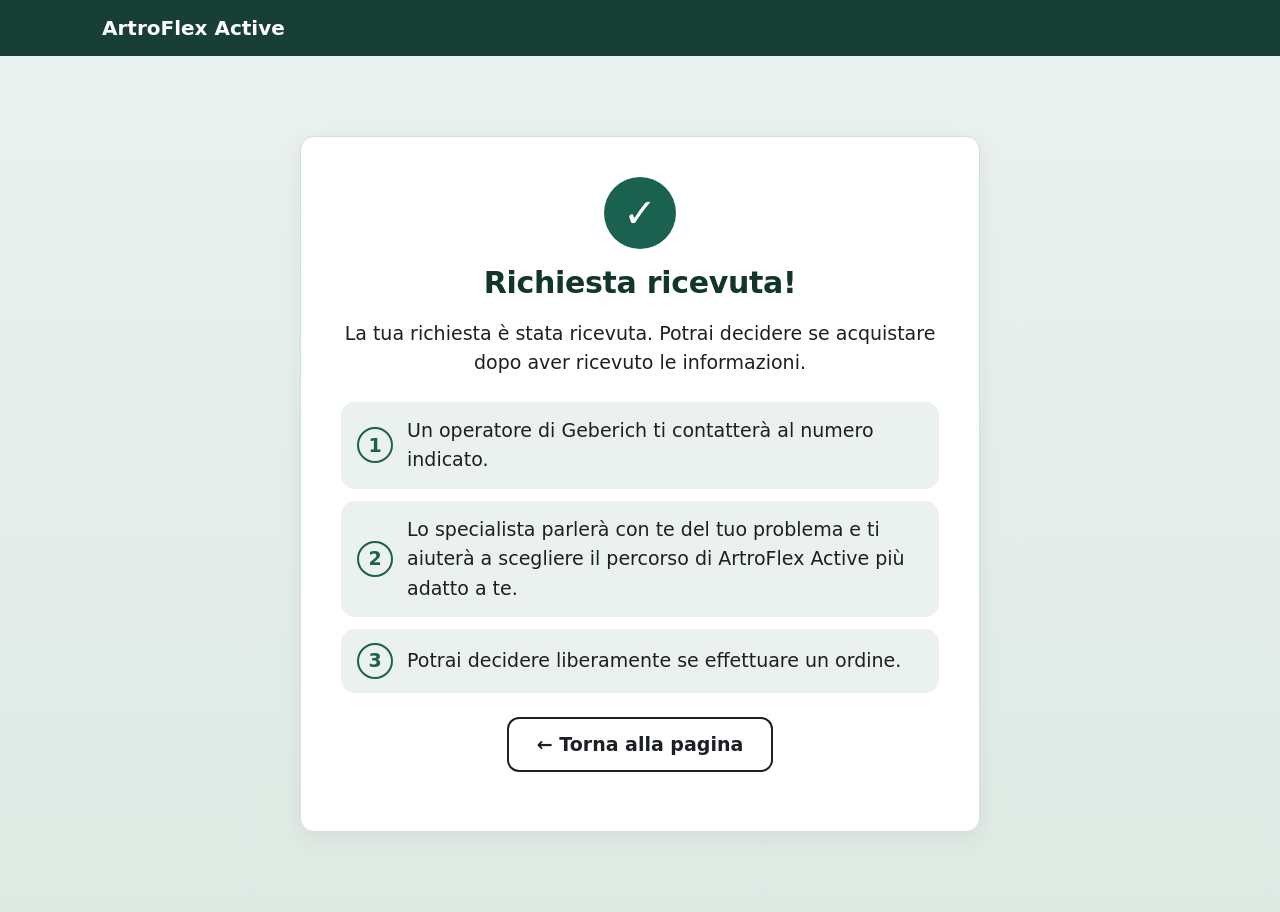
<file: grazie.html>
<!doctype html>
<html lang="it" class="no-js">
<head>
<meta charset="utf-8">
<meta name="viewport" content="width=device-width, initial-scale=1">
<title>Richiesta ricevuta – ArtroFlex Active</title>
<meta name="robots" content="noindex, nofollow">
<meta name="theme-color" content="#173f35">
<link rel="stylesheet" href="assets/css/style.css">
<script src="assets/js/config.js"></script>
</head>
<body>
<header class="topbar">
  <div class="wrap topbar__inner">
    <span class="topbar__brand" data-t="productName">Artroflex Active</span>
  </div>
</header>

<main class="section section--form thanks">
  <div class="wrap narrow-wrap">
    <div class="success thanks__card" tabindex="-1" id="thanks">
      <div class="success__ico" aria-hidden="true">✓</div>
      <h1>Richiesta ricevuta!</h1>
      <p>La tua richiesta è stata ricevuta. Potrai decidere se acquistare dopo aver ricevuto le informazioni.</p>
      <p class="caption" id="thanks-phone-row" hidden>Numero indicato: <strong id="thanks-phone"></strong></p>
      <ul class="thanks__steps">
        <li><span class="steps__n">1</span><span>Un operatore di <span data-t="callerName">Geberich</span> ti contatterà al numero indicato.</span></li>
        <li><span class="steps__n">2</span><span>Lo specialista parlerà con te del tuo problema e ti aiuterà a scegliere il percorso di ArtroFlex Active più adatto a te.</span></li>
        <li><span class="steps__n">3</span><span>Potrai decidere liberamente se effettuare un ordine.</span></li>
      </ul>
      <p><a class="btn btn--ghost" href="./?notrack=1">← Torna alla pagina</a></p>
    </div>
  </div>
</main>

<script>
/*
 * Страница благодарности. Сюда попадают ТОЛЬКО после того, как сервер подтвердил приём заявки партнёром.
 * Здесь пиксель Meta отправляет событие Lead (один раз на заявку, eventID = id заявки для дедупликации с CAPI).
 * В Events Manager событие Lead можно также настроить как «посещение URL, содержащего /grazie».
 */
(function () {
  'use strict';
  var cfg = window.LANDING_CONFIG || {};
  var t = cfg.text || {};
  document.querySelectorAll('[data-t]').forEach(function (el) {
    var v = t[el.getAttribute('data-t')];
    if (v) el.textContent = v;
  });

  var q = new URLSearchParams(location.search);
  var leadId = (q.get('lid') || '').replace(/[^\w-]/g, '').slice(0, 64);
  var ss = null;
  try { ss = window.sessionStorage; } catch (e) {}
  var phone = '';
  try { phone = ss ? (ss.getItem('lp_last_phone') || '') : ''; } catch (e) {}
  if (phone) { document.getElementById('thanks-phone').textContent = phone; document.getElementById('thanks-phone-row').hidden = false; }
  document.getElementById('thanks').focus();

  // Lead — только один раз на заявку (обновление страницы не дублирует событие)
  function fireLead() {
    if (!window.fbq || !leadId) return;
    var key = 'lp_lead_fired_' + leadId;
    try { if (ss && ss.getItem(key)) return; } catch (e) {}
    // Без value: заявка — не доход 39 € (ТЗ B, п. 13). Персональные данные не передаются.
    window.fbq('track', 'Lead', {}, { eventID: leadId });
    try { if (ss) ss.setItem(key, '1'); } catch (e) {}
  }
  // Пиксель Meta: PageView и Lead
  function loadPixel(id) {
    /* eslint-disable */
    !function(f,b,e,v,n,t,s){if(f.fbq)return;n=f.fbq=function(){n.callMethod?
    n.callMethod.apply(n,arguments):n.queue.push(arguments)};if(!f._fbq)f._fbq=n;
    n.push=n;n.loaded=!0;n.version='2.0';n.queue=[];t=b.createElement(e);t.async=!0;
    t.src=v;s=b.getElementsByTagName(e)[0];s.parentNode.insertBefore(t,s)}(window,
    document,'script','https://connect.facebook.net/en_US/fbevents.js');
    /* eslint-enable */
    window.fbq('init', id);
    window.fbq('track', 'PageView');
    fireLead();
  }

  var a = cfg.analytics || {};
  if (!a.metaPixelId) return;
  loadPixel(a.metaPixelId); // без cookie-баннера, как в варианте A (решение заказчика)
})();
</script>
</body>
</html>
</file>
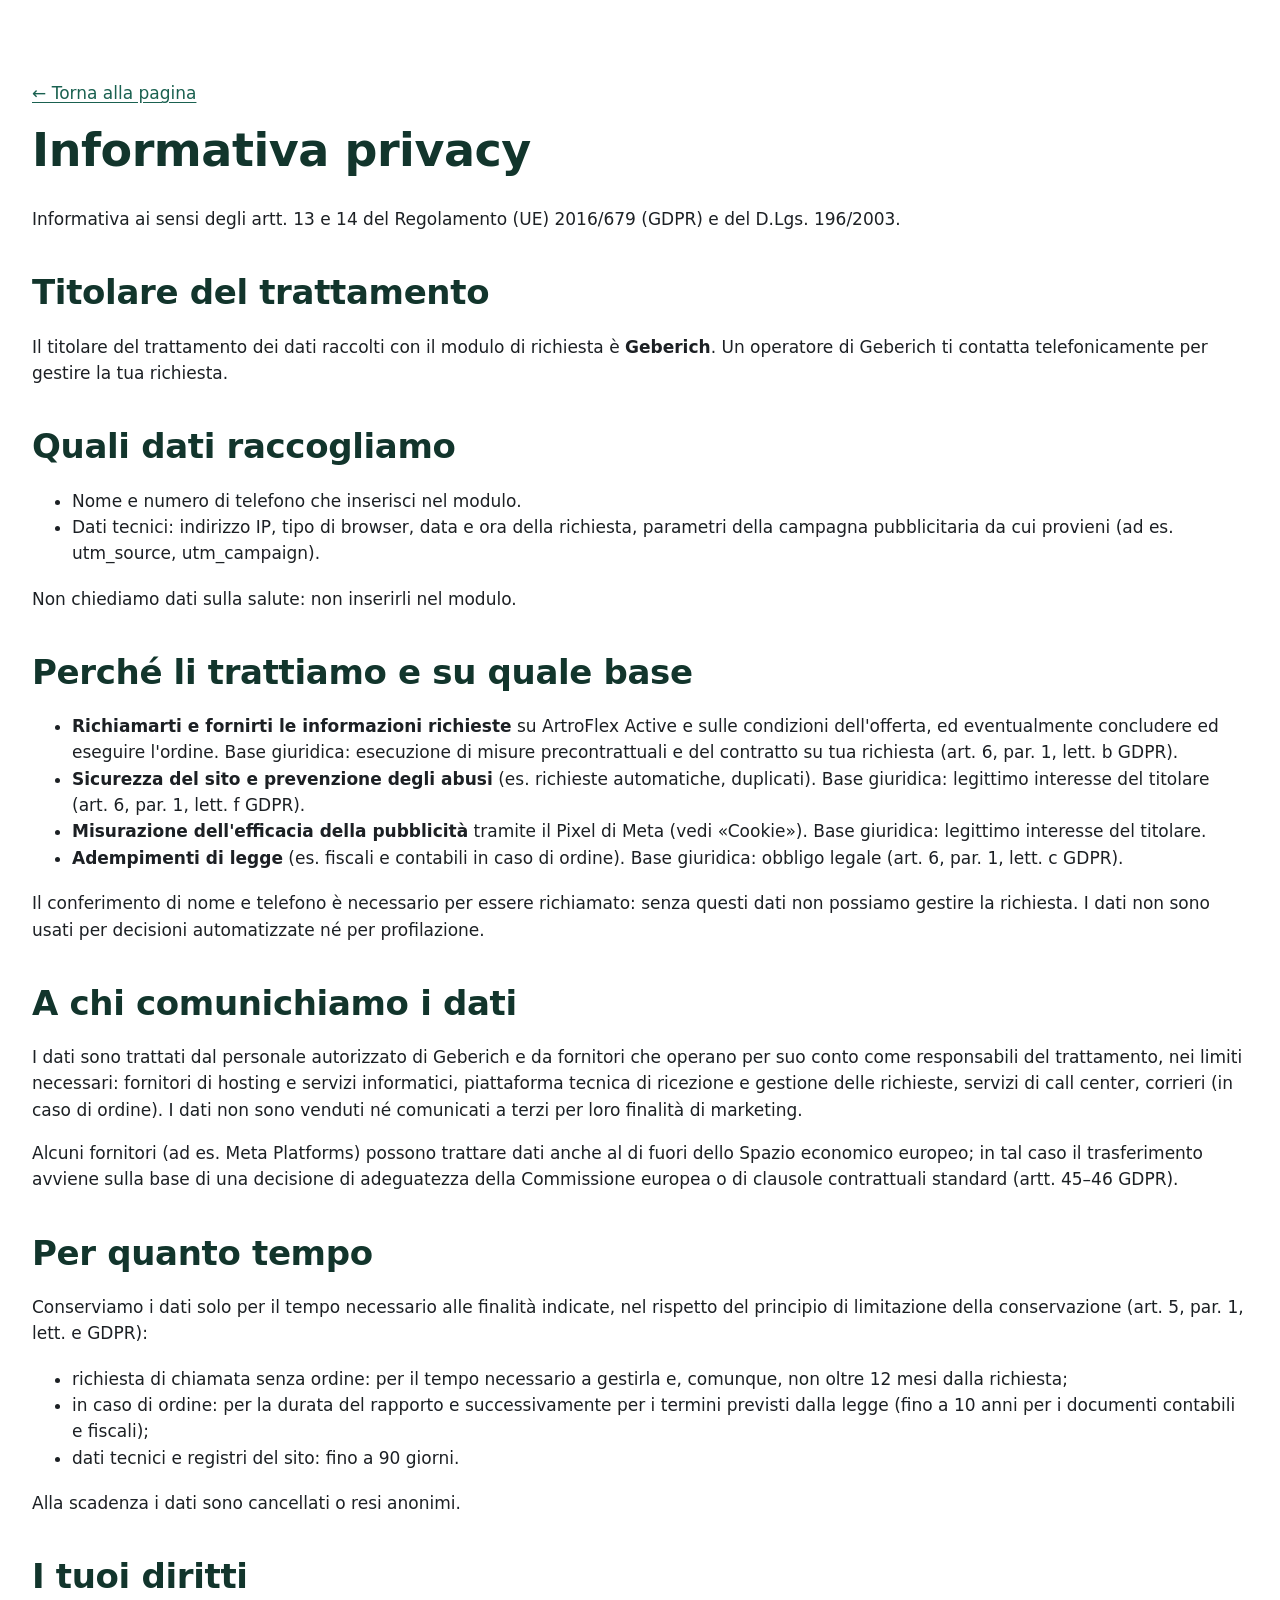
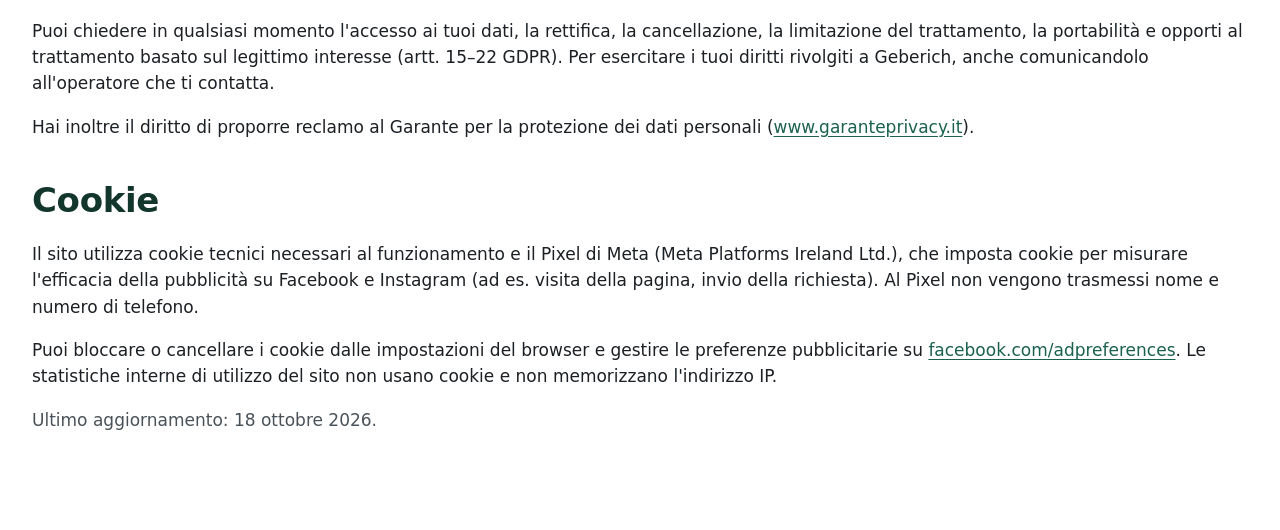
<file: privacy.html>
<!doctype html>
<html lang="it">
<head>
<meta charset="utf-8">
<meta name="viewport" content="width=device-width, initial-scale=1">
<title>Informativa privacy – ArtroFlex Active</title>
<meta name="robots" content="noindex, nofollow">
<link rel="stylesheet" href="assets/css/style.css">
</head>
<body>
<main class="section"><div class="wrap narrow-wrap prose legal">
<p><a href="./">← Torna alla pagina</a></p>
<h1>Informativa privacy</h1>
<p>Informativa ai sensi degli artt. 13 e 14 del Regolamento (UE) 2016/679 (GDPR) e del D.Lgs. 196/2003.</p>

<h2>Titolare del trattamento</h2>
<p>Il titolare del trattamento dei dati raccolti con il modulo di richiesta è <strong>Geberich</strong>. Un operatore di Geberich ti contatta telefonicamente per gestire la tua richiesta.</p>

<h2>Quali dati raccogliamo</h2>
<ul>
  <li>Nome e numero di telefono che inserisci nel modulo.</li>
  <li>Dati tecnici: indirizzo IP, tipo di browser, data e ora della richiesta, parametri della campagna pubblicitaria da cui provieni (ad es. utm_source, utm_campaign).</li>
</ul>
<p>Non chiediamo dati sulla salute: non inserirli nel modulo.</p>

<h2>Perché li trattiamo e su quale base</h2>
<ul>
  <li><strong>Richiamarti e fornirti le informazioni richieste</strong> su ArtroFlex Active e sulle condizioni dell'offerta, ed eventualmente concludere ed eseguire l'ordine. Base giuridica: esecuzione di misure precontrattuali e del contratto su tua richiesta (art. 6, par. 1, lett. b GDPR).</li>
  <li><strong>Sicurezza del sito e prevenzione degli abusi</strong> (es. richieste automatiche, duplicati). Base giuridica: legittimo interesse del titolare (art. 6, par. 1, lett. f GDPR).</li>
  <li><strong>Misurazione dell'efficacia della pubblicità</strong> tramite il Pixel di Meta (vedi «Cookie»). Base giuridica: legittimo interesse del titolare.</li>
  <li><strong>Adempimenti di legge</strong> (es. fiscali e contabili in caso di ordine). Base giuridica: obbligo legale (art. 6, par. 1, lett. c GDPR).</li>
</ul>
<p>Il conferimento di nome e telefono è necessario per essere richiamato: senza questi dati non possiamo gestire la richiesta. I dati non sono usati per decisioni automatizzate né per profilazione.</p>

<h2>A chi comunichiamo i dati</h2>
<p>I dati sono trattati dal personale autorizzato di Geberich e da fornitori che operano per suo conto come responsabili del trattamento, nei limiti necessari: fornitori di hosting e servizi informatici, piattaforma tecnica di ricezione e gestione delle richieste, servizi di call center, corrieri (in caso di ordine). I dati non sono venduti né comunicati a terzi per loro finalità di marketing.</p>
<p>Alcuni fornitori (ad es. Meta Platforms) possono trattare dati anche al di fuori dello Spazio economico europeo; in tal caso il trasferimento avviene sulla base di una decisione di adeguatezza della Commissione europea o di clausole contrattuali standard (artt. 45–46 GDPR).</p>

<h2>Per quanto tempo</h2>
<p>Conserviamo i dati solo per il tempo necessario alle finalità indicate, nel rispetto del principio di limitazione della conservazione (art. 5, par. 1, lett. e GDPR):</p>
<ul>
  <li>richiesta di chiamata senza ordine: per il tempo necessario a gestirla e, comunque, non oltre 12 mesi dalla richiesta;</li>
  <li>in caso di ordine: per la durata del rapporto e successivamente per i termini previsti dalla legge (fino a 10 anni per i documenti contabili e fiscali);</li>
  <li>dati tecnici e registri del sito: fino a 90 giorni.</li>
</ul>
<p>Alla scadenza i dati sono cancellati o resi anonimi.</p>

<h2>I tuoi diritti</h2>
<p>Puoi chiedere in qualsiasi momento l'accesso ai tuoi dati, la rettifica, la cancellazione, la limitazione del trattamento, la portabilità e opporti al trattamento basato sul legittimo interesse (artt. 15–22 GDPR). Per esercitare i tuoi diritti rivolgiti a Geberich, anche comunicandolo all'operatore che ti contatta.</p>
<p>Hai inoltre il diritto di proporre reclamo al Garante per la protezione dei dati personali (<a href="https://www.garanteprivacy.it" rel="noopener" target="_blank">www.garanteprivacy.it</a>).</p>

<h2 id="cookie">Cookie</h2>
<p>Il sito utilizza cookie tecnici necessari al funzionamento e il Pixel di Meta (Meta Platforms Ireland Ltd.), che imposta cookie per misurare l'efficacia della pubblicità su Facebook e Instagram (ad es. visita della pagina, invio della richiesta). Al Pixel non vengono trasmessi nome e numero di telefono.</p>
<p>Puoi bloccare o cancellare i cookie dalle impostazioni del browser e gestire le preferenze pubblicitarie su <a href="https://www.facebook.com/adpreferences" rel="noopener" target="_blank">facebook.com/adpreferences</a>. Le statistiche interne di utilizzo del sito non usano cookie e non memorizzano l'indirizzo IP.</p>

<p class="caption">Ultimo aggiornamento: 18 ottobre 2026.</p>
</div></main>
</body>
</html>
</file>
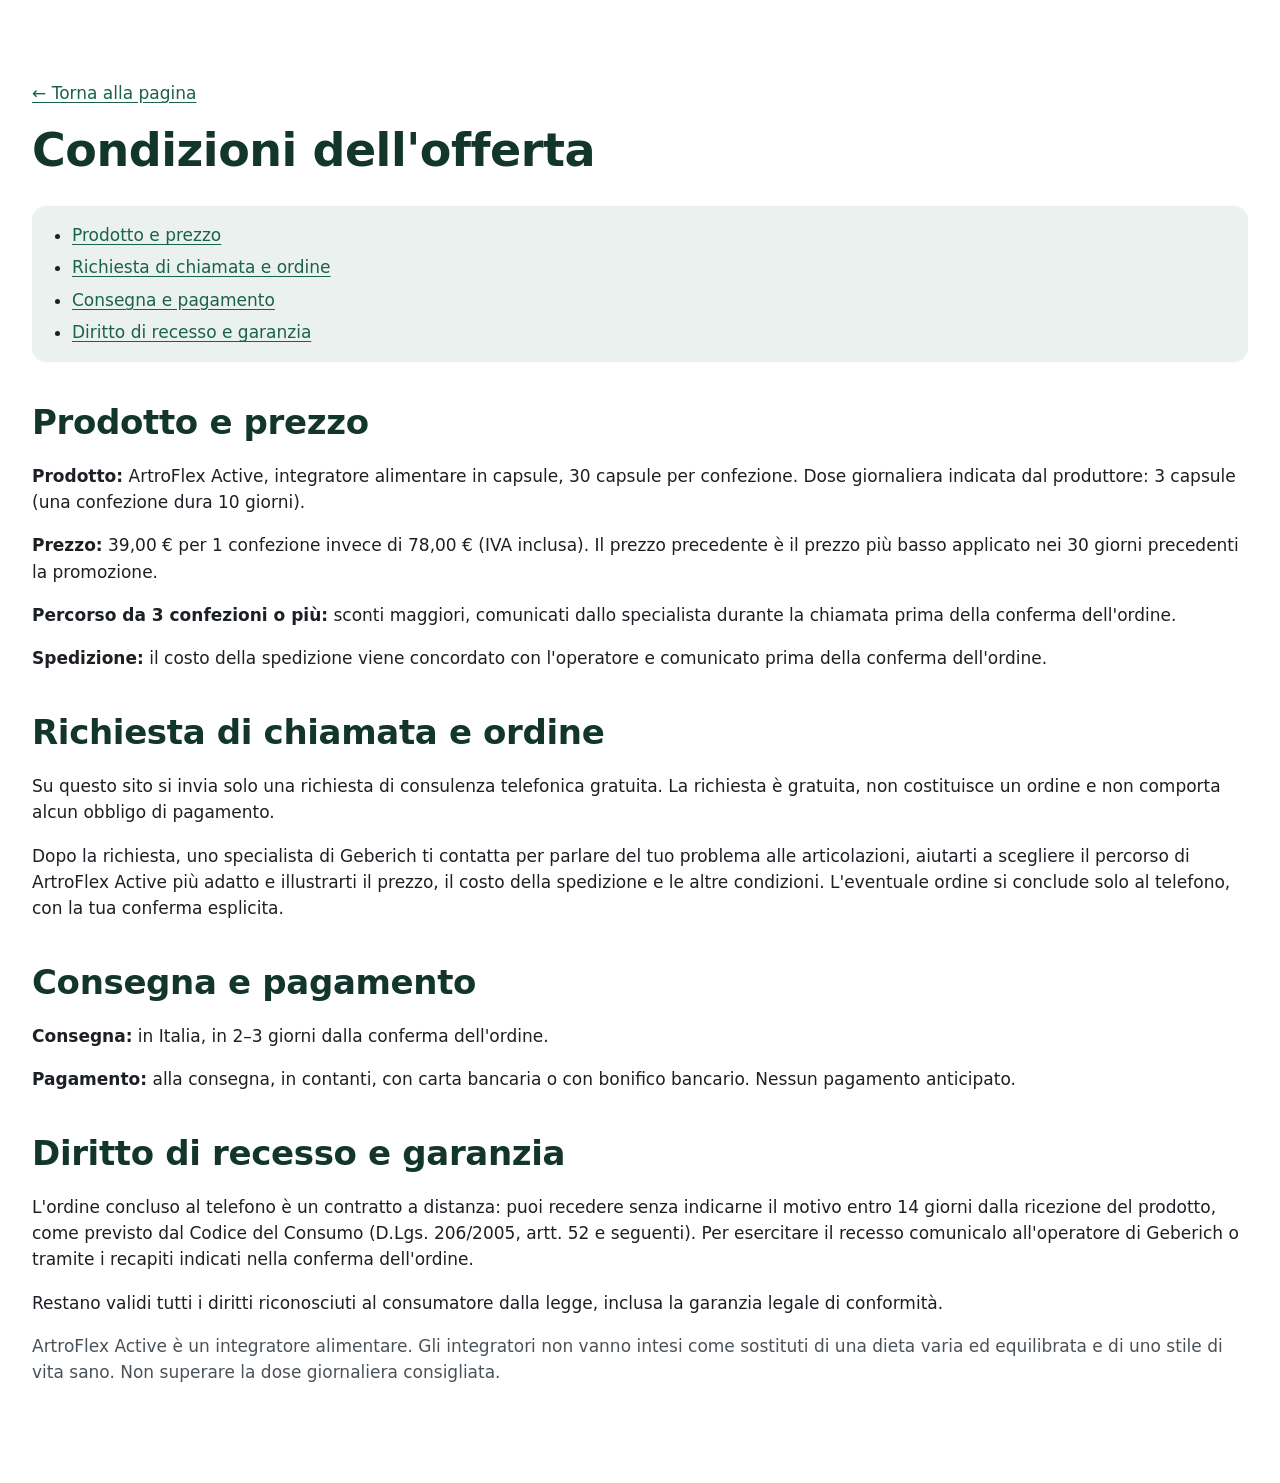
<file: termini.html>
<!doctype html>
<html lang="it">
<head>
<meta charset="utf-8">
<meta name="viewport" content="width=device-width, initial-scale=1">
<title>Condizioni dell'offerta – ArtroFlex Active</title>
<meta name="robots" content="noindex, nofollow">
<link rel="stylesheet" href="assets/css/style.css">
</head>
<body>
<main class="section"><div class="wrap narrow-wrap prose legal">
<p><a href="./">← Torna alla pagina</a></p>
<h1>Condizioni dell'offerta</h1>

<nav class="legal__toc" aria-label="Indice">
  <ul>
    <li><a href="#offerta">Prodotto e prezzo</a></li>
    <li><a href="#richiesta">Richiesta di chiamata e ordine</a></li>
    <li><a href="#consegna">Consegna e pagamento</a></li>
    <li><a href="#resi">Diritto di recesso e garanzia</a></li>
  </ul>
</nav>

<h2 id="offerta">Prodotto e prezzo</h2>
<p><strong>Prodotto:</strong> ArtroFlex Active, integratore alimentare in capsule, 30 capsule per confezione. Dose giornaliera indicata dal produttore: 3 capsule (una confezione dura 10 giorni).</p>
<p><strong>Prezzo:</strong> 39,00 € per 1 confezione invece di 78,00 € (IVA inclusa). Il prezzo precedente è il prezzo più basso applicato nei 30 giorni precedenti la promozione.</p>
<p><strong>Percorso da 3 confezioni o più:</strong> sconti maggiori, comunicati dallo specialista durante la chiamata prima della conferma dell'ordine.</p>
<p><strong>Spedizione:</strong> il costo della spedizione viene concordato con l'operatore e comunicato prima della conferma dell'ordine.</p>

<h2 id="richiesta">Richiesta di chiamata e ordine</h2>
<p>Su questo sito si invia solo una richiesta di consulenza telefonica gratuita. La richiesta è gratuita, non costituisce un ordine e non comporta alcun obbligo di pagamento.</p>
<p>Dopo la richiesta, uno specialista di Geberich ti contatta per parlare del tuo problema alle articolazioni, aiutarti a scegliere il percorso di ArtroFlex Active più adatto e illustrarti il prezzo, il costo della spedizione e le altre condizioni. L'eventuale ordine si conclude solo al telefono, con la tua conferma esplicita.</p>

<h2 id="consegna">Consegna e pagamento</h2>
<p><strong>Consegna:</strong> in Italia, in 2–3 giorni dalla conferma dell'ordine.</p>
<p><strong>Pagamento:</strong> alla consegna, in contanti, con carta bancaria o con bonifico bancario. Nessun pagamento anticipato.</p>

<h2 id="resi">Diritto di recesso e garanzia</h2>
<p>L'ordine concluso al telefono è un contratto a distanza: puoi recedere senza indicarne il motivo entro 14 giorni dalla ricezione del prodotto, come previsto dal Codice del Consumo (D.Lgs. 206/2005, artt. 52 e seguenti). Per esercitare il recesso comunicalo all'operatore di Geberich o tramite i recapiti indicati nella conferma dell'ordine.</p>
<p>Restano validi tutti i diritti riconosciuti al consumatore dalla legge, inclusa la garanzia legale di conformità.</p>

<p class="caption">ArtroFlex Active è un integratore alimentare. Gli integratori non vanno intesi come sostituti di una dieta varia ed equilibrata e di uno stile di vita sano. Non superare la dose giornaliera consigliata.</p>
</div></main>
</body>
</html>
</file>
<file: assets/css/style.css>
/* Лендинг TSL — Италия 60+. Цвета подобрать под упаковку: меняются только переменные ниже. */
:root {
  --bg: #ffffff;
  --bg-tint: #f5f7f6;
  --text: #1c2024;
  --text-soft: #4a5259;
  --line: #dde2e0;
  --trust: #1f6b58;        /* приглушённый зелёный — доверие */
  --trust-bg: #e7f2ee;
  --cta: #c2410c;          /* единственный цвет CTA, белый текст 5.2:1 */
  --cta-hover: #9a3412;
  --price: #a4231b;        /* цена и скидка */
  --focus: #1d4ed8;
  --err: #b42318;
  --err-bg: #fdecea;
  --draft: #fde68a;

  --radius: 14px;
  --gutter: 20px;
  --font: Inter, "Open Sans", system-ui, -apple-system, "Segoe UI", Roboto, Arial, sans-serif;
}

*, *::before, *::after { box-sizing: border-box; }
html { -webkit-text-size-adjust: 100%; scroll-behavior: smooth; }
@media (prefers-reduced-motion: reduce) { html { scroll-behavior: auto; } }

body {
  margin: 0;
  background: var(--bg);
  color: var(--text);
  font-family: var(--font);
  font-size: 19px;
  line-height: 1.55;
  overflow-wrap: break-word;
}

img, video { max-width: 100%; height: auto; display: block; }
a { color: var(--trust); text-underline-offset: 3px; }
:focus-visible { outline: 3px solid var(--focus); outline-offset: 3px; border-radius: 4px; }

h1, h2, h3 { line-height: 1.2; margin: 0 0 .6em; letter-spacing: -.01em; }
h1 { font-size: 32px; }
h2 { font-size: 27px; }
h3 { font-size: 22px; }
p { margin: 0 0 1em; }
.lead { font-size: 20px; color: var(--text-soft); }
.caption { font-size: 16px; color: var(--text-soft); margin-top: .5em; }
.center { text-align: center; }
.narrow { max-width: 680px; margin-left: auto; margin-right: auto; }
.mt-l { margin-top: 48px; }
.visually-hidden { position: absolute !important; width: 1px; height: 1px; overflow: hidden; clip: rect(0 0 0 0); white-space: nowrap; }

.wrap { width: 100%; max-width: 1080px; margin: 0 auto; padding: 0 var(--gutter); }
.narrow-wrap { max-width: 720px; }

.skip-link { position: absolute; left: -9999px; top: 0; background: #fff; padding: 12px; z-index: 100; }
.skip-link:focus { left: 8px; top: 8px; }

/* ---------- Кнопки ---------- */
.btn {
  display: inline-flex; align-items: center; justify-content: center; gap: 8px;
  min-height: 56px; padding: 14px 28px;
  border: 0; border-radius: 12px;
  font: 700 19px/1.2 var(--font);
  text-decoration: none; text-align: center; cursor: pointer;
}
.btn--cta { background: var(--cta); color: #fff; box-shadow: 0 2px 0 rgba(0,0,0,.12); }
.btn--cta:hover { background: var(--cta-hover); }
.btn--block { display: flex; width: 100%; }
.btn--ghost { background: #fff; color: var(--text); border: 2px solid var(--text); min-height: 52px; }
.btn-note { font-size: 16px; color: var(--text-soft); margin: 10px 0 0; }
.btn__busy { display: none; }
.btn[aria-busy="true"] { opacity: .75; cursor: progress; }
.btn[aria-busy="true"] .btn__label { display: none; }
.btn[aria-busy="true"] .btn__busy { display: inline; }
.link-btn { background: none; border: 0; padding: 8px; font: 600 18px var(--font); color: var(--trust); text-decoration: underline; cursor: pointer; min-height: 44px; }
.cta-block { text-align: center; margin-top: 40px; }
.cta-block .btn { width: 100%; max-width: 420px; }

/* ---------- Медиа-плейсхолдеры (резервируют место → нет CLS) ---------- */
.media { width: 100%; border-radius: var(--radius); overflow: hidden; background: var(--bg-tint); }
.ph-media {
  display: flex; align-items: center; justify-content: center; text-align: center;
  padding: 16px; border: 2px dashed #b9c2be; color: var(--text-soft); font-size: 16px;
}
.media--product { max-width: 360px; margin-left: auto; margin-right: auto; }

/* ---------- Шапка ---------- */
.topbar { border-bottom: 1px solid var(--line); background: #fff; }
.topbar__inner { display: flex; align-items: center; justify-content: space-between; min-height: 56px; gap: 12px; }
.topbar__brand { font-weight: 800; font-size: 20px; }
.topbar__link { font-size: 17px; font-weight: 600; }

/* ---------- Секции ---------- */
.section { padding: 56px 0; }
.section--tint { background: var(--bg-tint); }
.prose { max-width: 640px; }
.two-col { display: grid; gap: 32px; }
.two-col--center { align-items: center; margin-bottom: 32px; }

/* Hero */
.hero { padding: 28px 0 48px; }
.hero__grid { display: grid; gap: 28px; }
.eyebrow { display: inline-block; font-size: 16px; font-weight: 700; color: var(--trust); background: var(--trust-bg); padding: 4px 12px; border-radius: 99px; margin-bottom: 14px; }
.hero__attribution { font-size: 17px; color: var(--text-soft); margin-top: -8px; }
.hero__product { display: grid; grid-template-columns: 120px 1fr; gap: 16px; align-items: center; margin: 8px 0 20px; }
.hero__product .media--product { max-width: 120px; font-size: 13px; padding: 8px; }
.hero__product-note { margin: 0; font-size: 18px; }
.hero .btn--cta { width: 100%; }
.price-accent { color: var(--price); }

.trust-row { list-style: none; padding: 0; margin: 18px 0 0; display: grid; gap: 8px; font-size: 17px; font-weight: 600; }
.trust-row li { display: flex; align-items: center; gap: 10px; }
.ico { display: inline-flex; width: 28px; height: 28px; border-radius: 50%; background: var(--trust-bg); color: var(--trust); align-items: center; justify-content: center; font-size: 16px; flex: none; }

/* Проблема */
.situations { list-style: none; padding: 0; margin: 24px 0; display: grid; gap: 12px; }
.situations li { display: flex; gap: 14px; align-items: flex-start; background: var(--bg-tint); padding: 16px; border-radius: var(--radius); }
.situations__ico { font-size: 28px; line-height: 1; flex: none; }
.transition { font-weight: 600; border-left: 4px solid var(--trust); padding-left: 14px; }

/* Карточки */
.cards { display: grid; gap: 16px; margin-top: 24px; }
.card { background: #fff; border: 1px solid var(--line); border-radius: var(--radius); padding: 24px; }
.section--tint .card { border-color: transparent; }
.card p:last-child { margin-bottom: 0; }
.card__num { display: inline-flex; width: 40px; height: 40px; border-radius: 50%; background: var(--trust); color: #fff; font-weight: 800; align-items: center; justify-content: center; margin-bottom: 12px; }
.card__ico { font-size: 32px; display: block; margin-bottom: 8px; }

.steps { list-style: none; padding: 0; margin: 0; display: grid; gap: 12px; counter-reset: none; }
.steps__item { display: flex; gap: 14px; align-items: center; background: #fff; border-radius: var(--radius); padding: 16px; }
.steps__n { flex: none; width: 36px; height: 36px; border-radius: 50%; border: 2px solid var(--trust); color: var(--trust); font-weight: 800; display: inline-flex; align-items: center; justify-content: center; }

/* Механизм */
.ingredient__dl { margin: 0; display: grid; gap: 10px; }
.ingredient__dl div { display: grid; gap: 2px; }
.ingredient__dl dt { font-size: 15px; font-weight: 700; text-transform: uppercase; letter-spacing: .04em; color: var(--trust); }
.ingredient__dl dd { margin: 0; }
.before-after { margin-top: 48px; }
.before-after__grid { display: grid; gap: 12px; align-items: center; }
.before-after__item { margin: 0; }
.before-after__item figcaption { margin-top: 8px; }
.before-after__arrow { font-size: 36px; text-align: center; color: var(--trust); transform: rotate(90deg); }

/* Состав */
.table-wrap { overflow-x: auto; }
.table { width: 100%; border-collapse: collapse; background: #fff; border-radius: var(--radius); overflow: hidden; }
.table th, .table td { text-align: left; padding: 14px 16px; border-bottom: 1px solid var(--line); vertical-align: top; }
.table th { background: var(--trust-bg); font-size: 17px; }
.usage { margin: 0 0 24px; display: grid; gap: 0; background: #fff; border-radius: var(--radius); }
.usage div { padding: 14px 16px; border-bottom: 1px solid var(--line); }
.usage div:last-child { border-bottom: 0; }
.usage dt { font-weight: 700; }
.usage dd { margin: 0; }
.notice { border-left: 4px solid #b7791f; background: #fff8eb; padding: 16px 18px; border-radius: 0 var(--radius) var(--radius) 0; }
.notice h3 { font-size: 20px; margin-bottom: 6px; }
.notice p:last-child { margin: 0; }

/* Отзывы */
.slider__track {
  display: grid; grid-auto-flow: column; grid-auto-columns: 100%; gap: 16px;
  overflow-x: auto; scroll-snap-type: x mandatory; scroll-behavior: smooth;
  padding: 4px 2px 8px; scrollbar-width: none;
}
.slider__track::-webkit-scrollbar { display: none; }
.review { scroll-snap-align: start; background: #fff; border: 1px solid var(--line); border-radius: var(--radius); padding: 22px; display: flex; flex-direction: column; gap: 14px; }
.review__head { display: flex; gap: 14px; align-items: center; }
.review__photo { width: 84px; flex: none; border-radius: 50%; font-size: 12px; padding: 6px; }
.review__who { margin: 0; font-size: 18px; }
.review__text { margin: 0; font-size: 19px; }
.review__video { font-size: 15px; }
.slider__nav { display: flex; align-items: center; justify-content: center; gap: 20px; margin-top: 16px; }
.slider__btn { width: 56px; height: 56px; border-radius: 50%; border: 2px solid var(--text); background: #fff; font-size: 30px; line-height: 1; cursor: pointer; color: var(--text); }
.slider__btn:disabled { opacity: .35; cursor: default; }
.slider__count { font-weight: 700; min-width: 60px; text-align: center; }

/* Эксперт */
.expert { display: grid; gap: 20px; background: #fff; border-radius: var(--radius); padding: 24px; max-width: 820px; margin: 0 auto; }
.expert__photo { max-width: 160px; }
.expert__role { color: var(--text-soft); }
.expert__quote { margin: 0 0 12px; font-size: 20px; border-left: 4px solid var(--trust); padding-left: 14px; }

/* Доверие */
.stats { list-style: none; padding: 0; margin: 24px 0 0; display: grid; grid-template-columns: repeat(3, 1fr); gap: 8px; text-align: center; }
.stats li { background: var(--trust-bg); border-radius: var(--radius); padding: 18px 6px; }
.stats strong { display: block; font-size: 28px; color: var(--trust); line-height: 1.1; }
.stats span { font-size: 16px; }
.docs { list-style: none; padding: 0; margin: 32px 0 0; display: grid; gap: 12px; }
.docs li { border: 1px solid var(--line); border-radius: var(--radius); padding: 18px 20px; }
.docs h3 { font-size: 19px; margin-bottom: 4px; }
.docs p { margin: 0; }

/* Оффер */
.offer { display: grid; gap: 24px; background: #fff; border-radius: var(--radius); padding: 24px; margin-top: 24px; }
.offer__name { font-size: 26px; margin-bottom: 8px; }
.offer__spec { padding-left: 22px; margin: 0 0 20px; }
.price-box { border: 2px solid var(--line); border-radius: var(--radius); padding: 18px; margin-bottom: 20px; }
.price-box__badge { display: inline-block; background: var(--price); color: #fff; font-weight: 800; padding: 4px 12px; border-radius: 8px; margin-bottom: 10px; }
.price-box__badge--inline { font-size: 17px; margin: 0 6px; vertical-align: middle; }
.price-box__old { margin: 0; color: var(--text-soft); }
.price-box__now { font-size: 22px; margin: 4px 0 12px; }
.price-box__now strong { font-size: 36px; color: var(--price); }
.price-box__lines { margin: 0; }
.price-box__lines div { display: flex; justify-content: space-between; gap: 12px; padding: 8px 0; border-top: 1px solid var(--line); }
.price-box__lines dt { color: var(--text-soft); }
.price-box__lines dd { margin: 0; text-align: right; font-weight: 600; }
.price-box__total dt, .price-box__total dd { font-weight: 800; color: var(--text); }

/* FAQ */
.faq { display: grid; gap: 12px; margin-top: 16px; }
.faq details { background: #fff; border-radius: var(--radius); border: 1px solid var(--line); }
.faq summary {
  list-style: none; cursor: pointer; padding: 20px 56px 20px 20px; font-weight: 700; font-size: 20px;
  position: relative; min-height: 60px;
}
.faq summary::-webkit-details-marker { display: none; }
.faq summary::after {
  content: "+"; position: absolute; right: 18px; top: 50%; transform: translateY(-50%);
  width: 32px; height: 32px; border-radius: 50%; background: var(--trust-bg); color: var(--trust);
  display: flex; align-items: center; justify-content: center; font-size: 24px; font-weight: 700;
}
.faq details[open] summary::after { content: "−"; }
.faq__a { padding: 0 20px 20px; }
.faq__a p:last-child { margin-bottom: 0; }

/* Финал */
.final { background: var(--trust-bg); }
.final__box { display: grid; gap: 24px; background: #fff; border-radius: var(--radius); padding: 24px; max-width: 860px; margin: 24px auto 0; }
.final__img { max-width: 200px; }
.final__price { font-size: 20px; margin-bottom: 16px; }
.final__price s { color: var(--text-soft); }
.final__price strong { font-size: 36px; color: var(--price); display: inline-block; }
.timer { margin-bottom: 16px; }
.timer__label { font-weight: 600; margin-bottom: 8px; }
.timer__clock { display: grid; grid-template-columns: repeat(4, 1fr); gap: 8px; text-align: center; }
.timer__clock div { background: var(--text); color: #fff; border-radius: 10px; padding: 10px 4px; }
.timer__clock strong { display: block; font-size: 28px; font-variant-numeric: tabular-nums; line-height: 1.1; }
.timer__clock span { font-size: 14px; }
.stock { font-weight: 600; background: #fff4e5; border-radius: 10px; padding: 12px 14px; }
.stock strong { color: var(--price); }
.offer-ended { font-weight: 600; background: var(--bg-tint); border-radius: 10px; padding: 12px 14px; }

/* Форма */
.section--form { background: var(--bg-tint); }
.section--form:focus { outline: none; }
.form-card, .success { background: #fff; border-radius: var(--radius); padding: 28px 22px; box-shadow: 0 6px 24px rgba(0,0,0,.06); border: 1px solid var(--line); }
.field { margin-bottom: 20px; }
.field label { display: block; font-weight: 700; margin-bottom: 8px; font-size: 19px; }
.field input[type="text"], .field input[type="tel"] {
  width: 100%; min-height: 58px; padding: 12px 16px;
  font: 400 20px/1.3 var(--font); color: var(--text);
  background: #fff; border: 2px solid #8a948f; border-radius: 10px;
}
.field input:focus { border-color: var(--focus); outline: 3px solid rgba(29,78,216,.25); outline-offset: 0; }
.field input[aria-invalid="true"] { border-color: var(--err); background: var(--err-bg); }
.field__hint { font-size: 16px; color: var(--text-soft); margin: 6px 0 0; }
.field__err { color: var(--err); font-weight: 600; font-size: 17px; margin: 6px 0 0; }
.field__err::before { content: "⚠ "; }
.field--check { display: grid; grid-template-columns: 32px 1fr; gap: 12px; align-items: start; }
.field--check input { width: 28px; height: 28px; margin: 2px 0 0; accent-color: var(--trust); }
.field--check label { font-weight: 400; font-size: 17px; margin: 0; }
.field--check .field__err { grid-column: 1 / -1; }
.hp { position: absolute; left: -10000px; width: 1px; height: 1px; overflow: hidden; }
.form-error { background: var(--err-bg); color: var(--err); font-weight: 600; padding: 12px 14px; border-radius: 10px; }
.form-privacy { font-size: 16px; color: var(--text-soft); margin: 16px 0 0; }

.success { text-align: center; }
.success:focus { outline: none; }
.success__ico { width: 72px; height: 72px; border-radius: 50%; background: var(--trust); color: #fff; font-size: 40px; display: flex; align-items: center; justify-content: center; margin: 0 auto 16px; }

/* Подвал */
.footer { background: #1c2024; color: #e5e8e6; padding: 48px 0 110px; font-size: 16px; }
.footer a { color: #fff; }
.footer__grid { display: grid; gap: 28px; }
.footer__h { font-size: 18px; color: #fff; margin-bottom: 8px; }
.footer__links { list-style: none; padding: 0; margin: 0; display: grid; gap: 4px; }
.footer__links a { display: inline-block; padding: 6px 0; }
.footer__legal { margin-top: 24px; color: #c4cac7; font-size: 15px; }

/* Липкая CTA */
.sticky-cta {
  position: fixed; left: 0; right: 0; bottom: 0; z-index: 40;
  padding: 10px 16px calc(10px + env(safe-area-inset-bottom));
  background: rgba(255,255,255,.96); border-top: 1px solid var(--line);
  box-shadow: 0 -4px 16px rgba(0,0,0,.08);
}

/* Cookie */
.cookie {
  position: fixed; left: 12px; right: 12px; bottom: 12px; z-index: 60;
  background: #fff; border: 1px solid var(--line); border-radius: var(--radius);
  padding: 18px; box-shadow: 0 8px 32px rgba(0,0,0,.18); font-size: 17px; max-width: 560px; margin: 0 auto;
}
.cookie p { margin-bottom: 8px; }
.cookie__btns { display: grid; grid-template-columns: 1fr 1fr; gap: 10px; margin-top: 8px; }

/* Демо */
.demo-banner { background: #111; color: #fde68a; text-align: center; font-weight: 700; font-size: 15px; padding: 8px 12px; }

/* ---------- Утверждения из концепции ---------- */
/* Без JS видны только нейтральные варианты */
[data-claim]:not(.claim-on) { display: none !important; }
[data-claim-alt].claim-off { display: none !important; }
[data-offer-promo].promo-off { display: none !important; }

/* Черновик: подсветка непроверенных утверждений и плейсхолдеров */
.mode-draft .claim-draft { outline: 2px dashed #b45309; outline-offset: 3px; background: rgba(253,230,138,.35); position: relative; }
.mode-draft .claim-draft::before {
  content: "DA VERIFICARE"; display: inline-block; font: 700 11px/1 var(--font); letter-spacing: .05em;
  background: #b45309; color: #fff; padding: 3px 6px; border-radius: 4px; margin-right: 6px; vertical-align: middle;
}
.mode-draft .ph { background: var(--draft); border-radius: 4px; padding: 0 3px; }

/* ---------- Планшет и desktop ---------- */
@media (min-width: 768px) {
  :root { --gutter: 32px; }
  h1 { font-size: 42px; }
  h2 { font-size: 34px; }
  h3 { font-size: 25px; }
  .section { padding: 80px 0; }
  .two-col { grid-template-columns: 1fr 1fr; gap: 48px; align-items: center; }
  .two-col--top { align-items: start; }
  .cards--3 { grid-template-columns: repeat(3, 1fr); }
  .steps { grid-template-columns: repeat(3, 1fr); }
  .steps__item { flex-direction: column; text-align: center; }
  .before-after__grid { grid-template-columns: 1fr auto 1fr; }
  .before-after__arrow { transform: none; }
  .docs { grid-template-columns: repeat(3, 1fr); }
  .stats strong { font-size: 40px; }
  .expert { grid-template-columns: 160px 1fr; align-items: start; }
  .offer { grid-template-columns: 1fr 1fr; padding: 40px; align-items: center; }
  .final__box { grid-template-columns: 200px 1fr; padding: 36px; align-items: center; }
  .form-card, .success { padding: 40px; }
  .footer { padding-bottom: 48px; }
  .footer__grid { grid-template-columns: repeat(3, 1fr); }
  .hero__grid { grid-template-columns: 1.1fr .9fr; align-items: center; gap: 48px; }
  .hero { padding: 48px 0 72px; }
  .hero .btn--cta { width: auto; min-width: 320px; }
  .sticky-cta { display: none; }
}
@media (min-width: 1024px) {
  h1 { font-size: 46px; }
}
@media (max-width: 767px) {
  /* На мобильном фото человека — после текста и CTA, чтобы CTA была высоко */
  .hero__media { order: 2; }
}
@media (max-width: 359px) {
  :root { --gutter: 16px; }
  h1 { font-size: 30px; }
  h2 { font-size: 25px; }
  body { font-size: 18px; }
  .stats { grid-template-columns: 1fr; }
  .timer__clock strong { font-size: 24px; }
}

/* Реальные изображения и видео */
picture.media { display: block; }
picture.media img { width: 100%; height: 100%; object-fit: cover; }
.media--product img { object-fit: contain; }
.media--video { display: block; object-fit: cover; max-height: 640px; max-width: 420px; margin: 0 auto; }

@media (max-width: 767px) {
  .topbar__brand { font-size: 18px; white-space: nowrap; }
  .topbar__link { font-size: 16px; white-space: nowrap; }
  .hero { padding-top: 20px; }
  .eyebrow { margin-bottom: 10px; }
  .hero .lead { font-size: 18px; margin-bottom: 12px; }
  .hero__product { grid-template-columns: 84px 1fr; gap: 12px; margin: 4px 0 16px; }
  .hero__product .media--product { max-width: 84px; padding: 0; }
  .hero__product-note { font-size: 16px; line-height: 1.45; }
}
@media (max-width: 374px) {
  .topbar__brand { font-size: 16px; }
  .topbar__link { font-size: 15px; }
}
@media (min-width: 768px) {
  .hero__media picture.media { aspect-ratio: auto !important; height: min(620px, 80vh); }
}

/* Инфографика заказчика: если файла нет — показывается подсказка с именем файла */
.infographic { margin: 24px auto; max-width: 720px; }
.infographic--narrow { max-width: 560px; }
.infographic img { width: 100%; height: auto; border-radius: var(--radius); }
.infographic__missing { display: none; }
.infographic.is-missing { border: 2px dashed #b9c2be; border-radius: var(--radius); padding: 24px 16px; text-align: center; color: var(--text-soft); font-size: 16px; background: var(--bg-tint); }
.infographic.is-missing .infographic__missing { display: block; }
.info-grid { display: grid; gap: 24px; margin-top: 16px; }
.info-grid h4 { font-size: 20px; margin: 0 0 10px; }
.info-list { padding-left: 22px; margin: 0; display: grid; gap: 8px; }
.chips { list-style: none; padding: 0; margin: 0 0 12px; display: flex; flex-wrap: wrap; gap: 8px; }
.chips li { background: var(--trust-bg); color: var(--trust); font-weight: 700; border-radius: 99px; padding: 8px 16px; }
@media (min-width: 768px) { .info-grid { grid-template-columns: 1.4fr 1fr; } }

/* Выделение скидки и цены */
.price-strip {
  display: flex; align-items: center; flex-wrap: wrap; gap: 10px 14px;
  background: #fff4f2; border: 2px solid var(--price); border-radius: var(--radius);
  padding: 12px 16px; margin: 0 0 16px;
}
.price-strip__badge { background: var(--price); color: #fff; font-weight: 800; font-size: 24px; line-height: 1; padding: 8px 12px; border-radius: 10px; }
.price-strip__old { font-size: 22px; color: var(--text-soft); }
.price-strip__new { font-size: 38px; font-weight: 800; color: var(--price); line-height: 1; }
.price-box { border-color: var(--price); background: #fff9f8; }
.price-box__badge { font-size: 24px; padding: 6px 14px; }
.price-box__old { font-size: 21px; }
.price-box__old s { font-weight: 700; }
.price-box__now strong, .final__price strong { font-size: 46px; }
.final__price s { font-size: 24px; }
.price-box__badge--inline { font-size: 20px; }

[hidden] { display: none !important; }

/* Юридические страницы */
.legal h2 { margin-top: 40px; }
.legal h3 { margin-top: 28px; font-size: 22px; }
.legal h4 { margin: 20px 0 6px; font-size: 19px; }
.legal p, .legal li { font-size: 17px; }
.legal__toc { background: var(--bg-tint); border-radius: var(--radius); padding: 16px 20px; }
.legal__toc ul { margin: 0; padding-left: 20px; display: grid; gap: 6px; }

.review__photo { object-fit: cover; }

/* Телефон: единое поле с флагом и префиксом +39 внутри (правила ввода как в it2) */
.phone {
  display: flex; align-items: stretch; min-height: 58px;
  background: #fff; border: 2px solid #8a948f; border-radius: 10px; overflow: hidden;
  transition: border-color .15s, box-shadow .15s;
}
.phone:focus-within { border-color: var(--focus); box-shadow: 0 0 0 3px rgba(29,78,216,.25); }
.phone__pre {
  display: flex; align-items: center; gap: 8px; flex: none;
  padding: 0 12px 0 14px; border-right: 1px solid var(--line);
  font: 600 20px/1 var(--font); color: var(--text); user-select: none;
}
.phone__flag {
  width: 24px; height: 17px; border-radius: 3px; flex: none;
  background: linear-gradient(90deg, #009246 0 33.4%, #fff 33.4% 66.6%, #ce2b37 66.6% 100%);
  box-shadow: inset 0 0 0 1px rgba(0,0,0,.15);
}
.field .phone input[type="tel"] {
  flex: 1; min-width: 0; min-height: 0; border: 0; border-radius: 0; background: transparent;
  padding: 12px 14px; letter-spacing: .02em;
}
.field .phone input[type="tel"]:focus { outline: none; border: 0; }
.field .phone input[type="tel"][aria-invalid="true"] { background: transparent; }
.field.is-invalid .phone { border-color: var(--err); background: var(--err-bg); }
.field.is-invalid .phone__pre { border-right-color: #f1b7b1; }
.field.is-valid .phone { border-color: var(--trust); }
.field.is-valid .phone::after {
  content: "✓"; display: flex; align-items: center; padding-right: 14px;
  color: var(--trust); font-weight: 800; font-size: 20px;
}
.field.is-valid #f-name, .field.is-valid input[type="text"] { border-color: var(--trust); }

/* Фото товара с прозрачным фоном */
.media--product { background: transparent; border-radius: 0; }
.media--product img { object-fit: contain; }
.hero__product { grid-template-columns: 140px 1fr; }
.hero__product .media--product { max-width: 140px; }
.final__img { max-width: 260px; }
@media (max-width: 767px) {
  .hero__product { grid-template-columns: 112px 1fr; }
  .hero__product .media--product { max-width: 112px; }
}
@media (min-width: 768px) { .final__box { grid-template-columns: 260px 1fr; } }

/* ---------- Карусель отзывов ---------- */
.slider__track { grid-auto-columns: 86%; gap: 16px; padding: 6px 2px 14px; scroll-snap-type: x mandatory; }
.review {
  position: relative; scroll-snap-align: start;
  padding: 30px 22px 20px; gap: 16px; justify-content: space-between;
  box-shadow: 0 2px 10px rgba(0,0,0,.04);
}
.review::before {
  content: "\201C"; position: absolute; top: 4px; left: 16px;
  font: 700 64px/1 Georgia, "Times New Roman", serif; color: var(--trust); opacity: .28;
}
.review__text { margin: 0; padding-top: 14px; font-size: 19px; line-height: 1.55; }
.review__head { display: flex; gap: 12px; align-items: center; margin-top: auto; padding-top: 14px; border-top: 1px solid var(--line); }
.review__avatar {
  width: 52px; height: 52px; flex: none; border-radius: 50%;
  display: flex; align-items: center; justify-content: center;
  background: var(--trust-bg); color: var(--trust); font-weight: 800; font-size: 19px;
}
img.review__photo { width: 52px; height: 52px; padding: 0; border-radius: 50%; object-fit: cover; flex: none; }
.review__who { margin: 0; font-size: 18px; line-height: 1.35; }
.review__who strong { display: block; }
.review__who span { display: block; font-size: 16px; color: var(--text-soft); }
.review__video { width: 100%; border-radius: 10px; }

.slider__nav { gap: 12px; margin-top: 12px; }
.slider__btn { flex: none; display: inline-flex; align-items: center; justify-content: center; padding: 0 0 4px; }
.slider__btn:hover { background: var(--trust-bg); }
.slider__dots { display: flex; flex-wrap: wrap; justify-content: center; gap: 2px; max-width: 260px; }
.slider__dot { width: 28px; height: 28px; padding: 0; border: 0; background: none; cursor: pointer; display: inline-flex; align-items: center; justify-content: center; }
.slider__dot::before { content: ""; width: 10px; height: 10px; border-radius: 99px; background: #bcc5c1; transition: width .2s, background .2s; }
.slider__dot[aria-current="true"]::before { width: 24px; background: var(--trust); }
@media (min-width: 640px) { .slider__track { grid-auto-columns: calc((100% - 16px) / 2); } }
@media (min-width: 1024px) { .slider__track { grid-auto-columns: calc((100% - 32px) / 3); } }
@media (prefers-reduced-motion: reduce) { .slider__track { scroll-behavior: auto; } }

/* ---------- Отзывы на телефоне: список вместо карусели, чтобы их точно увидели ---------- */
.reviews-more { display: none; }
@media (max-width: 639px) {
  .slider__track {
    grid-auto-flow: row; grid-auto-columns: auto; grid-template-columns: 1fr;
    overflow: visible; scroll-snap-type: none; padding: 0;
  }
  .slider__nav { display: none !important; }
  .slider:not(.is-expanded) .review:nth-child(n+4) { display: none; }
  .reviews-more {
    display: flex; width: 100%; margin-top: 16px; min-height: 56px;
    background: #fff; color: var(--trust); border: 2px solid var(--trust);
  }
  .reviews-more:hover { background: var(--trust-bg); }
  .reviews-more[hidden] { display: none !important; }
}

/* ---------- Блок доверия: цифры + производитель одной панелью ---------- */
.trust-panel {
  max-width: 880px; margin: 28px auto 0; overflow: hidden;
  background: #fff; border: 1px solid var(--line); border-radius: 18px; box-shadow: 0 6px 24px rgba(0,0,0,.05);
}
.trust-panel .stats { margin: 0; grid-template-columns: repeat(3, 1fr); gap: 0; }
.trust-panel .stats li {
  display: flex; flex-direction: column; align-items: center; gap: 4px;
  background: none; border-radius: 0; padding: 26px 12px 22px;
}
.trust-panel .stats li + li { border-left: 1px solid var(--line); }
.stats__ico {
  width: 46px; height: 46px; border-radius: 50%; margin-bottom: 6px;
  display: flex; align-items: center; justify-content: center;
  background: var(--trust-bg); color: var(--trust);
}
.trust-panel .stats strong { font-size: 44px; line-height: 1; letter-spacing: -.01em; }
.trust-panel .stats span:not(.stats__ico) { font-size: 17px; color: var(--text-soft); line-height: 1.3; }
.trust-panel__foot {
  display: flex; align-items: center; justify-content: center; gap: 10px; margin: 0;
  padding: 16px 20px; background: var(--bg-tint); border-top: 1px solid var(--line);
  font-size: 18px; text-align: left;
}

.trust-panel > [data-claim]:not(.claim-on) + .trust-panel__foot { border-top: 0; }
.trust-panel + .cta-block { margin-top: 32px; }
@media (max-width: 480px) {
  .trust-panel { border-radius: 14px; margin-top: 20px; }
  .trust-panel .stats li { padding: 18px 4px 16px; }
  .stats__ico { width: 38px; height: 38px; margin-bottom: 4px; }
  .stats__ico svg { width: 19px; height: 19px; }
  .trust-panel .stats strong { font-size: 27px; }
  .trust-panel .stats span:not(.stats__ico) { font-size: 14px; }
  .trust-panel__foot { font-size: 16px; padding: 14px 16px; }
}

/* =====================================================================
   ВИЗУАЛЬНОЕ ОБНОВЛЕНИЕ: насыщеннее палитра + единая ширина на десктопе
   ===================================================================== */
:root {
  --bg-tint: #eaf1ee;
  --line: #d5e0db;
  --trust: #1a6150;
  --trust-bg: #dcebe5;
  --ink: #12352c;          /* заголовки */
  --deep: #173f35;         /* тёмные полосы */
  --shadow: 0 6px 22px rgba(18, 53, 44, .08);
}
h1, h2, h3 { color: var(--ink); }
.section { position: relative; }
.section--tint { background: var(--bg-tint); }

/* Заголовки секций с акцентной чертой */
.section h2.center::after {
  content: ""; display: block; width: 56px; height: 4px; border-radius: 4px;
  background: var(--cta); margin: 14px auto 0;
}
.form-card h2.center::after, .final h2.center::after { margin-left: auto; margin-right: auto; }

/* Шапка */
.topbar { background: var(--deep); border-bottom: 0; }
.topbar__brand { color: #fff; }
.topbar__link {
  color: #fff; text-decoration: none; background: var(--cta); padding: 8px 14px; border-radius: 10px; font-weight: 700;
}
.topbar__link:hover { background: var(--cta-hover); }

/* Первый экран */
.hero { background: linear-gradient(180deg, #e2eee9 0%, #f3f8f6 55%, #fff 100%); }
.eyebrow { background: #fff; box-shadow: var(--shadow); }

/* Карточки и панели */
.card, .review, .offer, .final__box, .form-card, .trust-panel, .faq details, .situations li, .steps__item, .docs li {
  border-color: var(--line);
}
.card, .review, .offer, .final__box, .form-card, .faq details { box-shadow: var(--shadow); }
.section--tint .card { border: 1px solid var(--line); }
.situations li { background: #fff; border: 1px solid var(--line); box-shadow: 0 2px 8px rgba(18,53,44,.05); }
.situations__ico { width: 44px; height: 44px; border-radius: 50%; background: var(--trust-bg); display: flex; align-items: center; justify-content: center; font-size: 22px; }
.card__num { background: var(--cta); }
.ingredient h3 { color: var(--trust); }
.notice { background: #fff3e0; }
.table th { background: var(--trust); color: #fff; }
.faq summary:hover { background: #f4f8f6; border-radius: var(--radius); }
.faq details[open] { border-color: var(--trust); }
.chips li { background: #fff; border: 1px solid var(--line); }

/* Финальное предложение — тёмная полоса */
.final { background: var(--deep); }
.final h2, .final > .wrap > p { color: #fff; }
.final h2.center::after { background: var(--cta); }

/* Форма */
.section--form { background: linear-gradient(180deg, var(--bg-tint), #dfeae5); }
.form-card { border-top: 6px solid var(--cta); }
.form-card__lead { text-align: center; }
.form-card__img { display: none; }
.form-card__perks { list-style: none; padding: 0; margin: 0 0 20px; display: grid; gap: 8px; font-weight: 600; font-size: 17px; }
.form-card__perks li { display: flex; gap: 10px; align-items: center; }

/* Подвал */
.footer { background: #10251f; }

/* ---------- Десктоп: все блоки одной ширины ---------- */
@media (min-width: 900px) {
  .wrap, .narrow-wrap { max-width: 1140px; }
  .prose { max-width: none; }

  /* Проблема: текст слева, ситуации справа в две колонки */
  .section[data-track="sec-problem"] > .narrow-wrap > div { display: grid; grid-template-columns: 1fr 1fr; grid-template-rows: auto auto auto auto 1fr; gap: 0 48px; align-items: start; }
  .section[data-track="sec-problem"] h2 { grid-column: 1 / -1; text-align: center; }
  .section[data-track="sec-problem"] h2::after { content: ""; display: block; width: 56px; height: 4px; border-radius: 4px; background: var(--cta); margin: 14px auto 0; }
  .section[data-track="sec-problem"] .situations { grid-column: 2; grid-row: 2 / span 4; margin-top: 0; grid-template-columns: 1fr 1fr; }
  .section[data-track="sec-problem"] .situations li { flex-direction: column; gap: 10px; }
  .section[data-track="sec-problem"] .situations li:last-child { grid-column: 1 / -1; flex-direction: row; }

  /* Сплит-блоки: картинка слева, текст справа */
  .split--info { display: grid; grid-template-columns: 460px 1fr; gap: 0 48px; align-items: start; }
  .split--info > h3, .split--info > p { grid-column: 2; text-align: left; margin-left: 0; }
  .split--info > .infographic { grid-column: 1; grid-row: 1 / span 3; margin: 0; max-width: none; }
  .split--info > .info-grid { grid-column: 2; grid-template-columns: 1fr; }

  .split--helps { display: grid; grid-template-columns: 440px 1fr; gap: 0 40px; align-items: start; }
  .split--helps > h2, .split--helps > p.narrow, .split--helps > .transition { grid-column: 1 / -1; }
  .split--helps > .infographic { grid-column: 1; margin: 24px 0 0; max-width: none; position: sticky; top: 24px; }
  .split--helps > .cards { grid-column: 2; grid-template-columns: 1fr 1fr; }

  .split--ba { display: grid; grid-template-columns: 1.35fr 1fr; gap: 0 32px; align-items: center; }
  .split--ba > h3 { grid-column: 1 / -1; }
  .split--ba > .infographic { grid-column: 1; margin: 0; max-width: none; }
  .split--ba > .before-after__grid { grid-column: 2; grid-template-columns: 1fr; }
  .split--ba .before-after__arrow { transform: rotate(90deg); }
  .split--ba > .caption { grid-column: 1 / -1; }

  /* Панели на всю ширину */
  .trust-panel, .final__box, .expert { max-width: none; }
  .final__box { grid-template-columns: 320px 1fr; padding: 40px 48px; }
  .final__img { max-width: 320px; }

  /* FAQ в две колонки */
  .faq { grid-template-columns: 1fr 1fr; align-items: start; }

  /* Форма: описание слева, поля справа */
  .form-card { display: grid; grid-template-columns: 1fr 1.1fr; gap: 0 48px; padding: 44px 48px; align-items: start; }
  .form-card__title { grid-column: 1; text-align: left; margin-bottom: 12px; }
  .form-card__title::after { margin-left: 0 !important; }
  .form-card__intro { grid-column: 1; }
  .form-card__lead { text-align: left; }
  .form-card__img { display: block; width: 100%; max-width: 360px; height: auto; margin: 8px 0 20px; }
  #lead-form { grid-column: 2; grid-row: 1 / span 2; }
  .success { max-width: 720px; margin: 0 auto; }
}
@media (min-width: 900px) {
  .two-col--center .media--product { max-width: 480px; }
  .two-col--center .prose p { font-size: 20px; }
}

/* ---------- Карточки специалистов ---------- */
.expert-card { justify-content: flex-start; padding-top: 22px; }
.expert-card::before { display: none; }
.expert-card__head { display: flex; gap: 14px; align-items: center; padding-bottom: 14px; border-bottom: 1px solid var(--line); }
.expert-card__avatar, .expert-card__photo { width: 72px; height: 72px; flex: none; border-radius: 50%; object-fit: cover; font-size: 24px; }
.expert-card__name { font-size: 20px; margin: 0 0 2px; }
.expert-card__role { margin: 0; color: var(--trust); font-weight: 600; font-size: 16px; line-height: 1.35; }
.expert-card__quote { padding: 0 0 0 14px; border-left: 4px solid var(--trust); font-style: italic; }
.expert-card__meta { margin: auto 0 0; padding-top: 12px; border-top: 1px dashed var(--line); font-size: 15px; color: var(--text-soft); }
/* Мало карточек — по центру */
@media (min-width: 640px) { .slider__track { justify-content: center; } }
@media (min-width: 900px) { .offer__img { max-width: 500px; } .offer { padding: 44px 48px; gap: 48px; } }

/* ---------- Первый экран: список преимуществ рядом с упаковкой ---------- */
.hero__product { align-items: center; }
.hero__benefits { list-style: none; margin: 0; padding: 0; display: grid; gap: 8px; font-size: 17px; line-height: 1.4; }
.hero__benefits li { display: flex; gap: 10px; align-items: flex-start; }
.hero__benefits .ico { width: 24px; height: 24px; font-size: 14px; margin-top: 1px; background: var(--trust); color: #fff; }
@media (max-width: 767px) {
  .hero .lead { font-size: 17px; }
  .hero__product { grid-template-columns: 96px 1fr; align-items: start; }
  .hero__product .media--product { max-width: 96px; margin-top: 4px; }
  .hero__benefits { font-size: 15px; gap: 6px; line-height: 1.35; }
  .hero__benefits .ico { width: 20px; height: 20px; font-size: 12px; }
}
@media (max-width: 767px) {
  .hero { padding-top: 14px; }
  .hero h1 { font-size: 29px; margin-bottom: .45em; }
  .hero .lead { font-size: 16px; line-height: 1.45; margin-bottom: 12px; }
  .hero__product { margin-bottom: 12px; }
  .price-strip { margin-bottom: 12px; padding: 10px 14px; }
}

/* ---------- Таймер и остаток на первом экране ---------- */
.hero-urgency { display: grid; gap: 8px; margin: 14px 0 0; }
.hero-timer {
  display: flex; align-items: center; justify-content: space-between; gap: 12px; flex-wrap: wrap;
  background: var(--deep); color: #fff; border-radius: 12px; padding: 10px 14px;
}
.hero-timer__label { font-weight: 600; font-size: 16px; }
.hero-timer__clock { display: inline-flex; align-items: center; gap: 4px; font-variant-numeric: tabular-nums; }
.hero-timer__clock b {
  display: inline-block; min-width: 42px; text-align: center; padding: 4px 6px; border-radius: 8px;
  background: rgba(255,255,255,.14); font-size: 24px; font-weight: 800; line-height: 1.1;
}
.hero-timer__clock i { font-style: normal; font-weight: 800; opacity: .7; }
.hero-stock {
  margin: 0; padding: 8px 12px; border-radius: 10px; background: #fff4e5; color: var(--text);
  font-size: 16px; font-weight: 600; display: block;
}
.hero-stock::before { content: ""; display: inline-block; vertical-align: middle; margin: -2px 10px 0 2px; width: 10px; height: 10px; border-radius: 50%; background: var(--cta); box-shadow: 0 0 0 4px rgba(194,65,12,.18); }
.hero-stock strong { color: var(--price); }
@media (max-width: 767px) {
  .hero-timer { padding: 8px 12px; }
  .hero-timer__label { font-size: 15px; }
  .hero-timer__clock b { min-width: 38px; font-size: 21px; }
  .hero-stock { font-size: 15px; }
}
@media (max-width: 400px) { .hero-timer { justify-content: center; text-align: center; } }

/* ---------- Страница благодарности ---------- */
.thanks { min-height: calc(100vh - 56px); }
.thanks__card { max-width: 680px; margin: 0 auto; }
.thanks__card h1 { font-size: 30px; }
.thanks__steps { list-style: none; padding: 0; margin: 24px 0; display: grid; gap: 12px; text-align: left; }
.thanks__steps li { display: flex; gap: 14px; align-items: center; background: var(--bg-tint); border-radius: var(--radius); padding: 14px 16px; }
</file>
